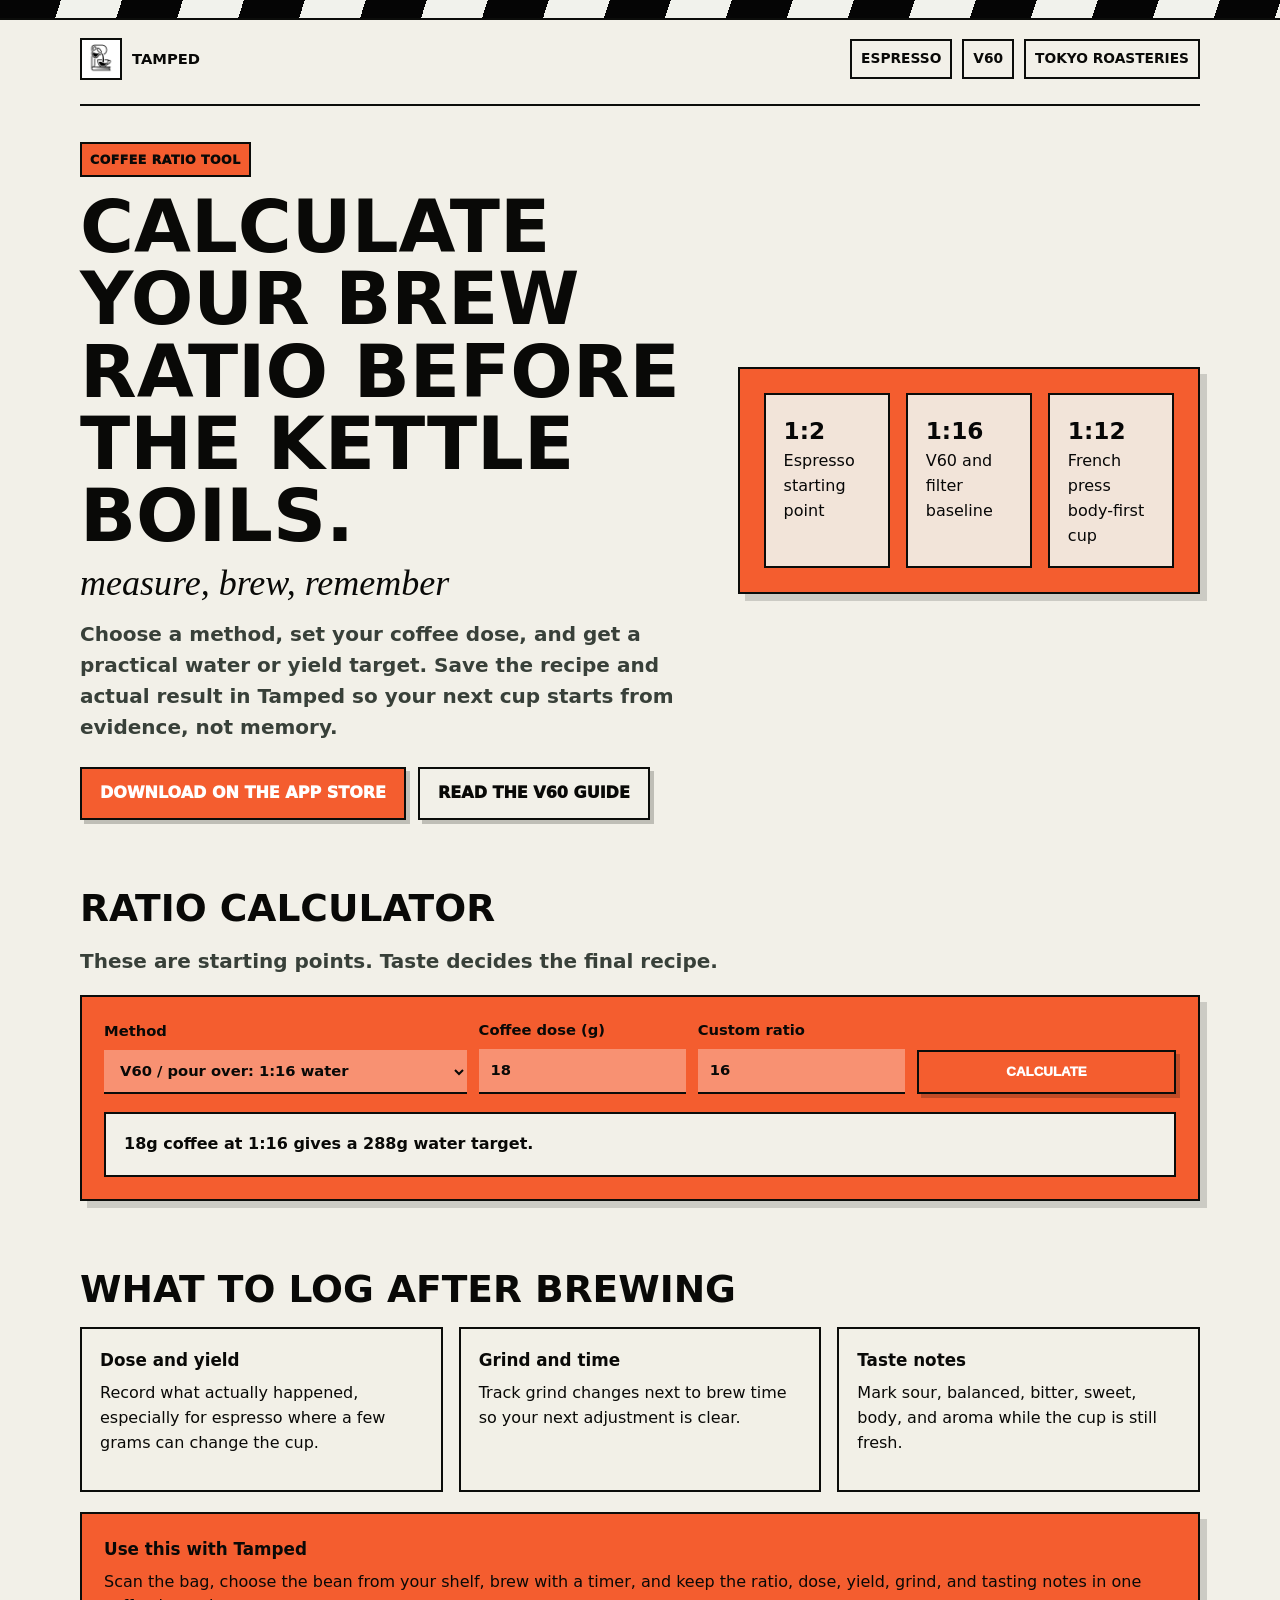
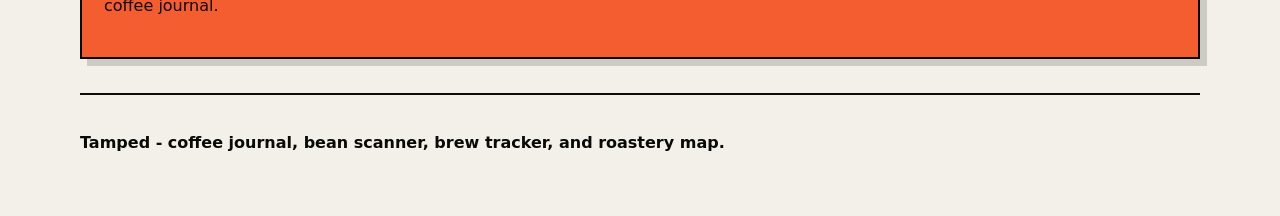
<file: coffee-ratio-calculator/index.html>
<!DOCTYPE html>
<html lang="en">
<head>
  <meta charset="UTF-8">
  <meta name="viewport" content="width=device-width, initial-scale=1.0">
  <meta name="description" content="A simple coffee ratio calculator for espresso, V60, AeroPress, French press, cold brew, and batch brew. Track your best recipes in Tamped.">
  <link rel="stylesheet" href="/marketing.css?v=20260704-calculator">
  <link rel="icon" type="image/png" href="/brand/tamped-logo-256.png">
  <title>Coffee Ratio Calculator | Tamped</title>
</head>
<body>
  <header>
    <div class="topbar">
      <a class="brand" href="/"><img src="/brand/tamped-logo-256.png" alt="Tamped logo">Tamped</a>
      <nav class="nav" aria-label="Marketing pages">
        <a href="/brew-guides/espresso-dial-in/">Espresso</a>
        <a href="/brew-guides/v60-pour-over/">V60</a>
        <a href="/cities/tokyo/">Tokyo roasteries</a>
      </nav>
    </div>
  </header>

  <main>
    <section class="hero">
      <div>
        <div class="eyebrow">Coffee ratio tool</div>
        <h1>Calculate your brew ratio before the kettle boils.<span class="accent-script">measure, brew, remember</span></h1>
        <p class="lede">Choose a method, set your coffee dose, and get a practical water or yield target. Save the recipe and actual result in Tamped so your next cup starts from evidence, not memory.</p>
        <div class="cta-row">
          <a class="button" href="https://apps.apple.com/us/app/tamped-your-coffee-os/id6761858870?pt=126909987&ct=seo_ratio_calculator&mt=8">Download on the App Store</a>
          <a class="button secondary" href="/brew-guides/v60-pour-over/">Read the V60 guide</a>
        </div>
      </div>
      <aside class="hero-card">
        <div class="stat-grid">
          <div class="stat"><strong>1:2</strong>Espresso starting point</div>
          <div class="stat"><strong>1:16</strong>V60 and filter baseline</div>
          <div class="stat"><strong>1:12</strong>French press body-first cup</div>
        </div>
      </aside>
    </section>

    <section class="section">
      <h2>Ratio calculator</h2>
      <p class="lede">These are starting points. Taste decides the final recipe.</p>
      <div class="tool">
        <div class="form-grid">
          <label>Method
            <select id="method">
              <option value="2">Espresso: 1:2 yield</option>
              <option value="15">AeroPress: 1:15 water</option>
              <option value="16" selected>V60 / pour over: 1:16 water</option>
              <option value="12">French press: 1:12 water</option>
              <option value="8">Cold brew concentrate: 1:8 water</option>
              <option value="17">Batch brew: 1:17 water</option>
            </select>
          </label>
          <label>Coffee dose (g)
            <input id="dose" type="number" min="1" step="0.1" value="18">
          </label>
          <label>Custom ratio
            <input id="ratio" type="number" min="1" step="0.1" value="16">
          </label>
          <button class="button" id="calc" type="button" onclick="calculateRatio()">Calculate</button>
        </div>
        <div class="result" id="result" role="status" aria-live="polite">18g coffee at 1:16 gives a 288g water target.</div>
      </div>
    </section>

    <section class="section">
      <h2>What to log after brewing</h2>
      <div class="feature-grid">
        <div class="feature"><h3>Dose and yield</h3><p>Record what actually happened, especially for espresso where a few grams can change the cup.</p></div>
        <div class="feature"><h3>Grind and time</h3><p>Track grind changes next to brew time so your next adjustment is clear.</p></div>
        <div class="feature"><h3>Taste notes</h3><p>Mark sour, balanced, bitter, sweet, body, and aroma while the cup is still fresh.</p></div>
      </div>
      <div class="callout">
        <h3>Use this with Tamped</h3>
        <p>Scan the bag, choose the bean from your shelf, brew with a timer, and keep the ratio, dose, yield, grind, and tasting notes in one coffee journal.</p>
      </div>
    </section>
  </main>

  <footer>
    <p>Tamped - coffee journal, bean scanner, brew tracker, and roastery map.</p>
  </footer>

  <script>
    function calculateRatio() {
      const method = document.getElementById('method');
      const dose = document.getElementById('dose');
      const ratio = document.getElementById('ratio');
      const result = document.getElementById('result');
      if (!method || !dose || !ratio || !result) return;

      const doseValue = Number.parseFloat(dose.value);
      const ratioValue = Number.parseFloat(ratio.value);
      const label = method.options[method.selectedIndex].text.split(':')[0];

      if (!Number.isFinite(doseValue) || !Number.isFinite(ratioValue) || doseValue <= 0 || ratioValue <= 0) {
        result.textContent = 'Enter a dose and ratio greater than zero to calculate a target.';
        result.classList.remove('is-updated');
        void result.offsetWidth;
        result.classList.add('is-updated');
        return;
      }

      const target = Math.round(doseValue * ratioValue);
      const targetWord = label === 'Espresso' ? 'yield' : 'water';
      result.textContent = `${formatNumber(doseValue)}g coffee at 1:${formatNumber(ratioValue)} gives a ${target}g ${targetWord} target.`;
      result.classList.remove('is-updated');
      void result.offsetWidth;
      result.classList.add('is-updated');
    }

    document.addEventListener('DOMContentLoaded', () => {
      const method = document.getElementById('method');
      const dose = document.getElementById('dose');
      const ratio = document.getElementById('ratio');
      const calc = document.getElementById('calc');

      method?.addEventListener('change', () => {
        ratio.value = method.value;
        calculateRatio();
      });
      calc?.addEventListener('click', calculateRatio);
      dose?.addEventListener('input', calculateRatio);
      ratio?.addEventListener('input', calculateRatio);
    });

    function formatNumber(value) {
      return Number.isInteger(value) ? String(value) : value.toFixed(1).replace(/\.0$/, '');
    }
  </script>
</body>
</html>
</file>
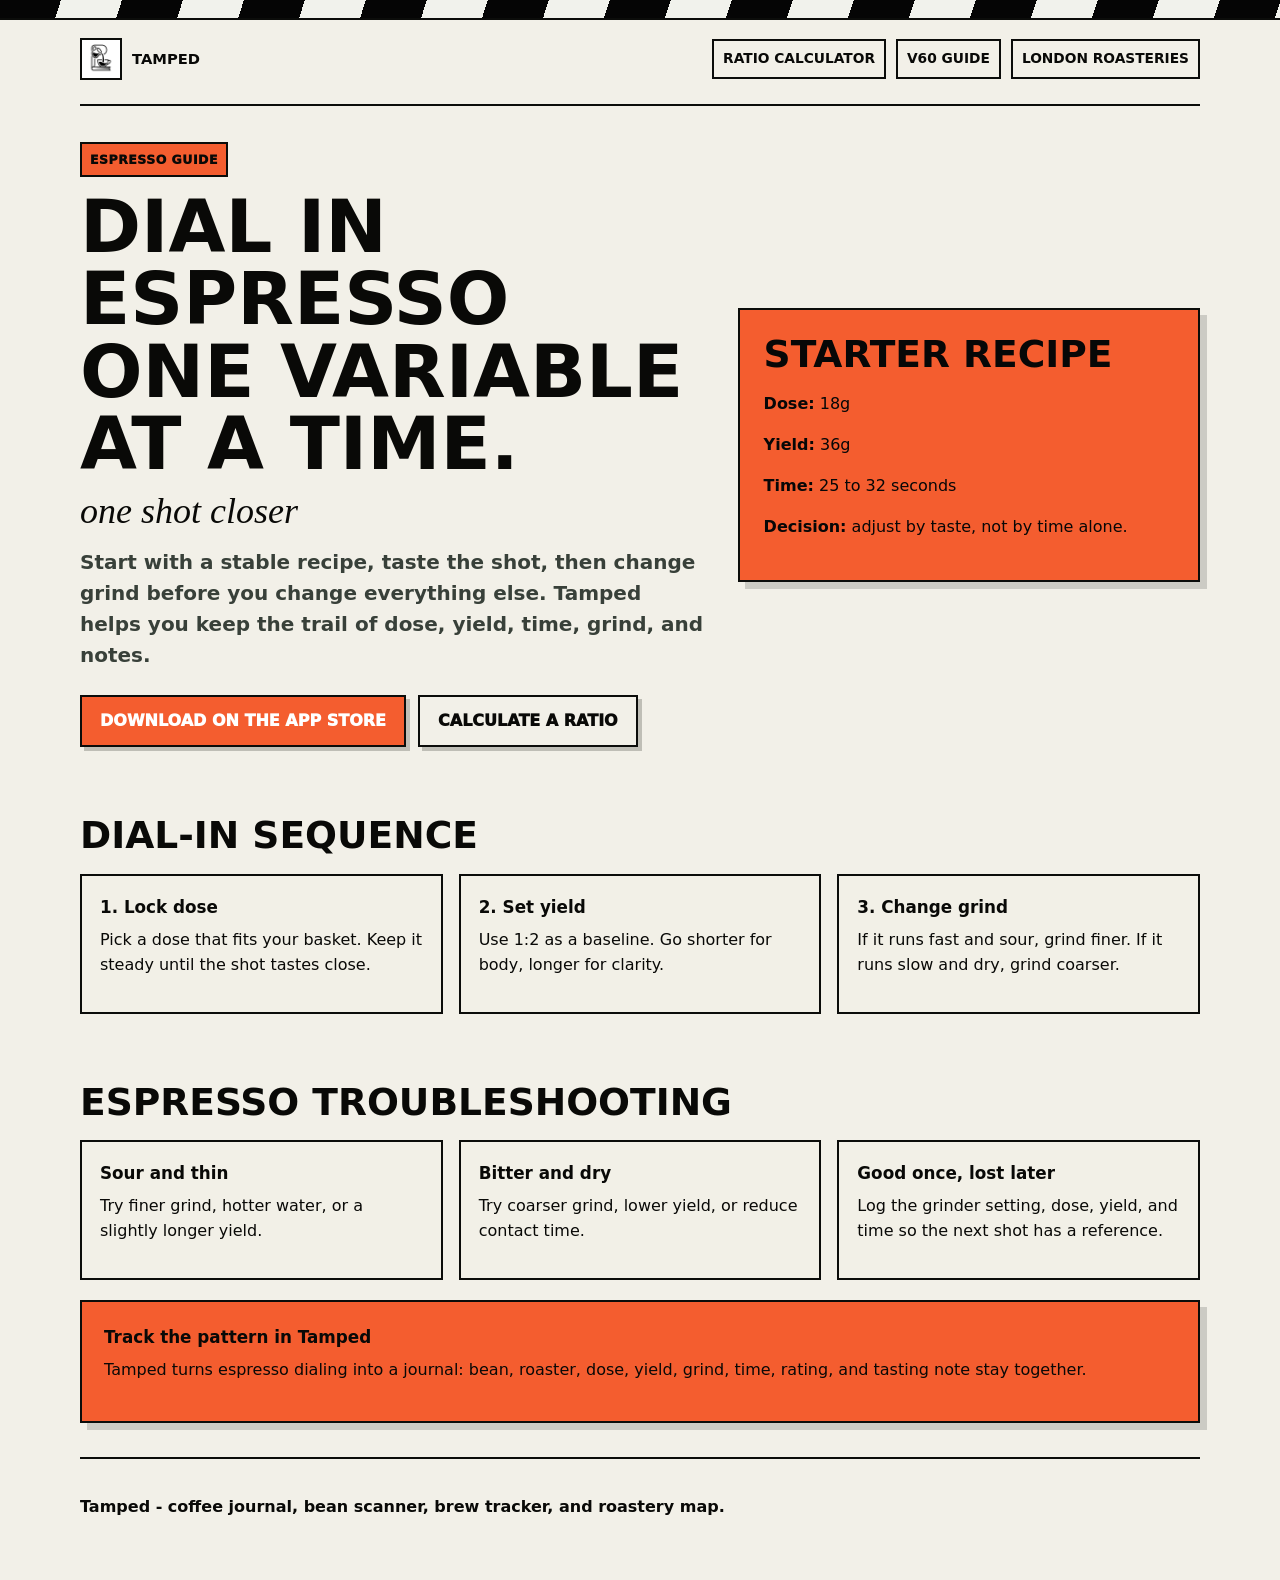
<file: brew-guides/espresso-dial-in/index.html>
<!DOCTYPE html>
<html lang="en">
<head>
  <meta charset="UTF-8">
  <meta name="viewport" content="width=device-width, initial-scale=1.0">
  <meta name="description" content="A practical espresso dial-in guide for home baristas. Track dose, yield, grind, time, and taste with Tamped.">
  <link rel="stylesheet" href="/marketing.css?v=20260704-calculator">
  <link rel="icon" type="image/png" href="/brand/tamped-logo-256.png">
  <title>Espresso Dial-In Guide | Tamped</title>
</head>
<body>
  <header>
    <div class="topbar">
      <a class="brand" href="/"><img src="/brand/tamped-logo-256.png" alt="Tamped logo">Tamped</a>
      <nav class="nav" aria-label="Marketing pages">
        <a href="/coffee-ratio-calculator/">Ratio calculator</a>
        <a href="/brew-guides/v60-pour-over/">V60 guide</a>
        <a href="/cities/london/">London roasteries</a>
      </nav>
    </div>
  </header>

  <main>
    <section class="hero">
      <div>
        <div class="eyebrow">Espresso guide</div>
        <h1>Dial in espresso one variable at a time.<span class="accent-script">one shot closer</span></h1>
        <p class="lede">Start with a stable recipe, taste the shot, then change grind before you change everything else. Tamped helps you keep the trail of dose, yield, time, grind, and notes.</p>
        <div class="cta-row">
          <a class="button" href="https://apps.apple.com/us/app/tamped-your-coffee-os/id6761858870?pt=126909987&ct=seo_espresso_dial_in&mt=8">Download on the App Store</a>
          <a class="button secondary" href="/coffee-ratio-calculator/">Calculate a ratio</a>
        </div>
      </div>
      <aside class="hero-card">
        <h2>Starter recipe</h2>
        <p><strong>Dose:</strong> 18g</p>
        <p><strong>Yield:</strong> 36g</p>
        <p><strong>Time:</strong> 25 to 32 seconds</p>
        <p><strong>Decision:</strong> adjust by taste, not by time alone.</p>
      </aside>
    </section>

    <section class="section">
      <h2>Dial-in sequence</h2>
      <div class="step-grid">
        <div class="step"><h3>1. Lock dose</h3><p>Pick a dose that fits your basket. Keep it steady until the shot tastes close.</p></div>
        <div class="step"><h3>2. Set yield</h3><p>Use 1:2 as a baseline. Go shorter for body, longer for clarity.</p></div>
        <div class="step"><h3>3. Change grind</h3><p>If it runs fast and sour, grind finer. If it runs slow and dry, grind coarser.</p></div>
      </div>
    </section>

    <section class="section">
      <h2>Espresso troubleshooting</h2>
      <div class="feature-grid">
        <div class="feature"><h3>Sour and thin</h3><p>Try finer grind, hotter water, or a slightly longer yield.</p></div>
        <div class="feature"><h3>Bitter and dry</h3><p>Try coarser grind, lower yield, or reduce contact time.</p></div>
        <div class="feature"><h3>Good once, lost later</h3><p>Log the grinder setting, dose, yield, and time so the next shot has a reference.</p></div>
      </div>
      <div class="callout">
        <h3>Track the pattern in Tamped</h3>
        <p>Tamped turns espresso dialing into a journal: bean, roaster, dose, yield, grind, time, rating, and tasting note stay together.</p>
      </div>
    </section>
  </main>

  <footer>
    <p>Tamped - coffee journal, bean scanner, brew tracker, and roastery map.</p>
  </footer>
</body>
</html>
</file>
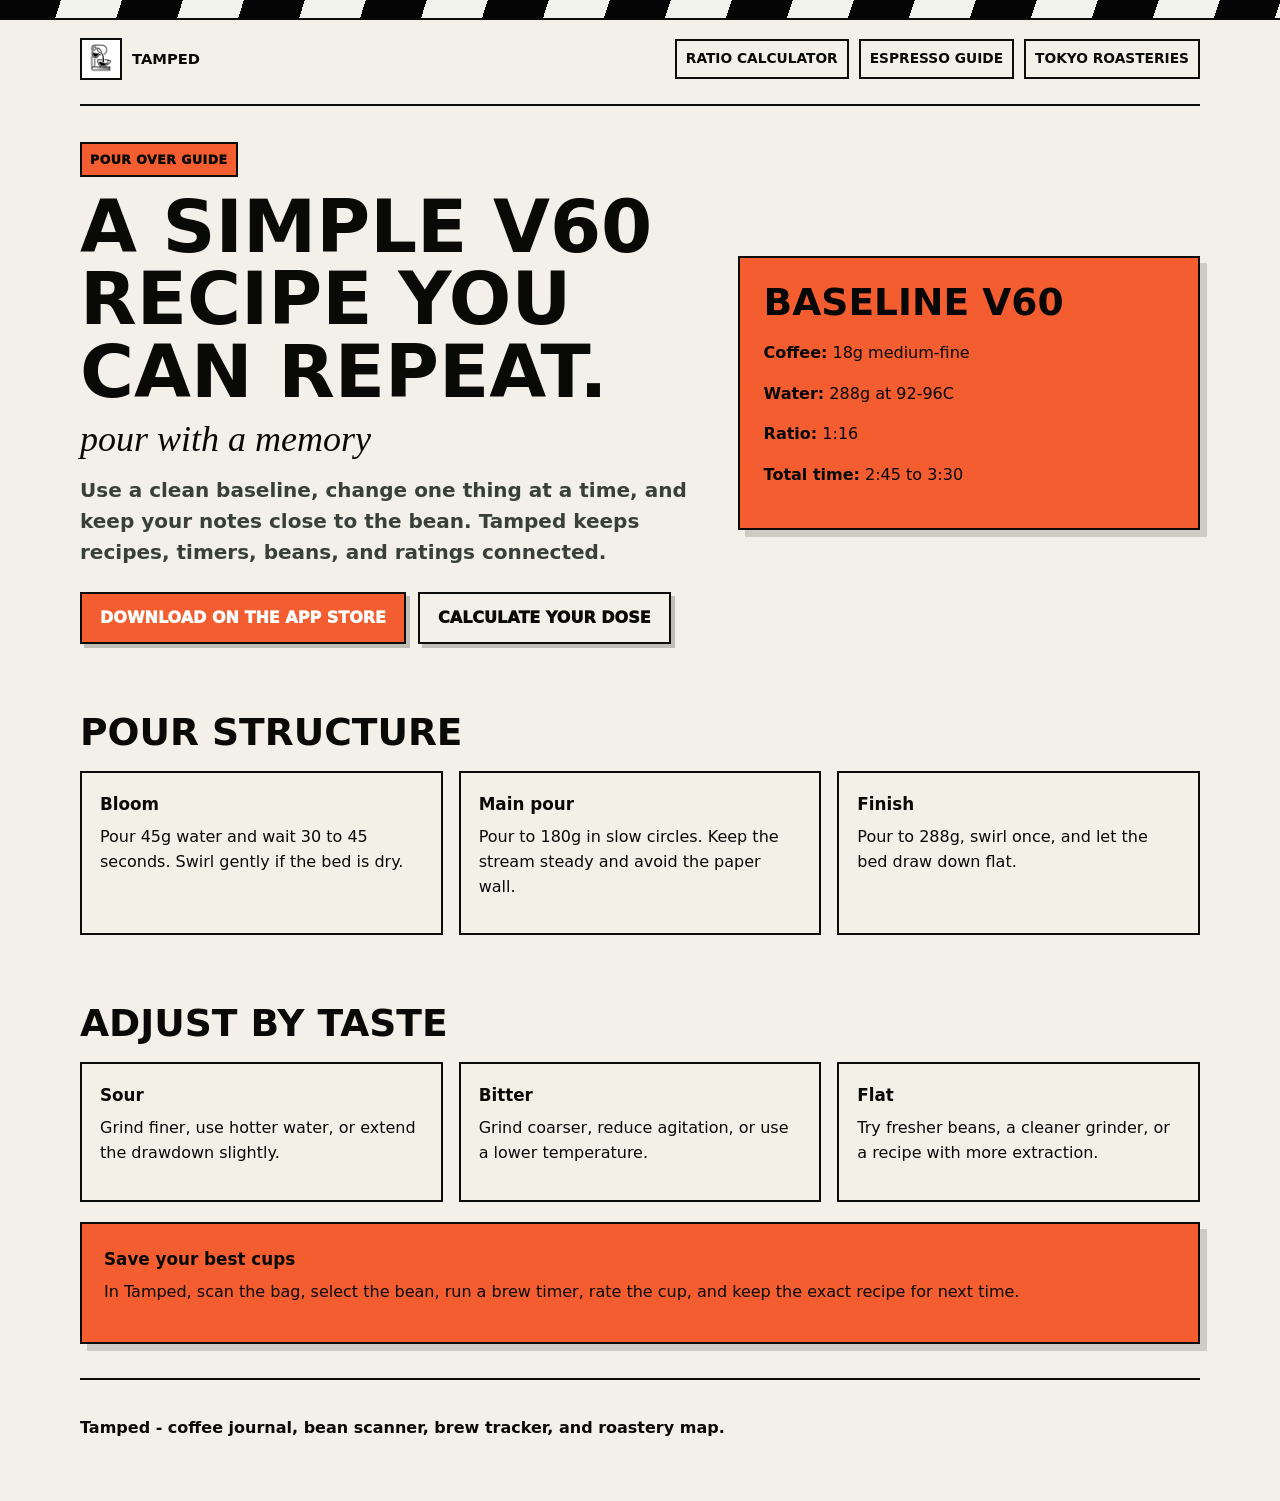
<file: brew-guides/v60-pour-over/index.html>
<!DOCTYPE html>
<html lang="en">
<head>
  <meta charset="UTF-8">
  <meta name="viewport" content="width=device-width, initial-scale=1.0">
  <meta name="description" content="A V60 pour over recipe and adjustment guide for home baristas. Save recipes and brew notes in Tamped.">
  <link rel="stylesheet" href="/marketing.css?v=20260704-calculator">
  <link rel="icon" type="image/png" href="/brand/tamped-logo-256.png">
  <title>V60 Pour Over Guide | Tamped</title>
</head>
<body>
  <header>
    <div class="topbar">
      <a class="brand" href="/"><img src="/brand/tamped-logo-256.png" alt="Tamped logo">Tamped</a>
      <nav class="nav" aria-label="Marketing pages">
        <a href="/coffee-ratio-calculator/">Ratio calculator</a>
        <a href="/brew-guides/espresso-dial-in/">Espresso guide</a>
        <a href="/cities/tokyo/">Tokyo roasteries</a>
      </nav>
    </div>
  </header>

  <main>
    <section class="hero">
      <div>
        <div class="eyebrow">Pour over guide</div>
        <h1>A simple V60 recipe you can repeat.<span class="accent-script">pour with a memory</span></h1>
        <p class="lede">Use a clean baseline, change one thing at a time, and keep your notes close to the bean. Tamped keeps recipes, timers, beans, and ratings connected.</p>
        <div class="cta-row">
          <a class="button" href="https://apps.apple.com/us/app/tamped-your-coffee-os/id6761858870?pt=126909987&ct=seo_v60_guide&mt=8">Download on the App Store</a>
          <a class="button secondary" href="/coffee-ratio-calculator/">Calculate your dose</a>
        </div>
      </div>
      <aside class="hero-card">
        <h2>Baseline V60</h2>
        <p><strong>Coffee:</strong> 18g medium-fine</p>
        <p><strong>Water:</strong> 288g at 92-96C</p>
        <p><strong>Ratio:</strong> 1:16</p>
        <p><strong>Total time:</strong> 2:45 to 3:30</p>
      </aside>
    </section>

    <section class="section">
      <h2>Pour structure</h2>
      <div class="step-grid">
        <div class="step"><h3>Bloom</h3><p>Pour 45g water and wait 30 to 45 seconds. Swirl gently if the bed is dry.</p></div>
        <div class="step"><h3>Main pour</h3><p>Pour to 180g in slow circles. Keep the stream steady and avoid the paper wall.</p></div>
        <div class="step"><h3>Finish</h3><p>Pour to 288g, swirl once, and let the bed draw down flat.</p></div>
      </div>
    </section>

    <section class="section">
      <h2>Adjust by taste</h2>
      <div class="feature-grid">
        <div class="feature"><h3>Sour</h3><p>Grind finer, use hotter water, or extend the drawdown slightly.</p></div>
        <div class="feature"><h3>Bitter</h3><p>Grind coarser, reduce agitation, or use a lower temperature.</p></div>
        <div class="feature"><h3>Flat</h3><p>Try fresher beans, a cleaner grinder, or a recipe with more extraction.</p></div>
      </div>
      <div class="callout">
        <h3>Save your best cups</h3>
        <p>In Tamped, scan the bag, select the bean, run a brew timer, rate the cup, and keep the exact recipe for next time.</p>
      </div>
    </section>
  </main>

  <footer>
    <p>Tamped - coffee journal, bean scanner, brew tracker, and roastery map.</p>
  </footer>
</body>
</html>
</file>
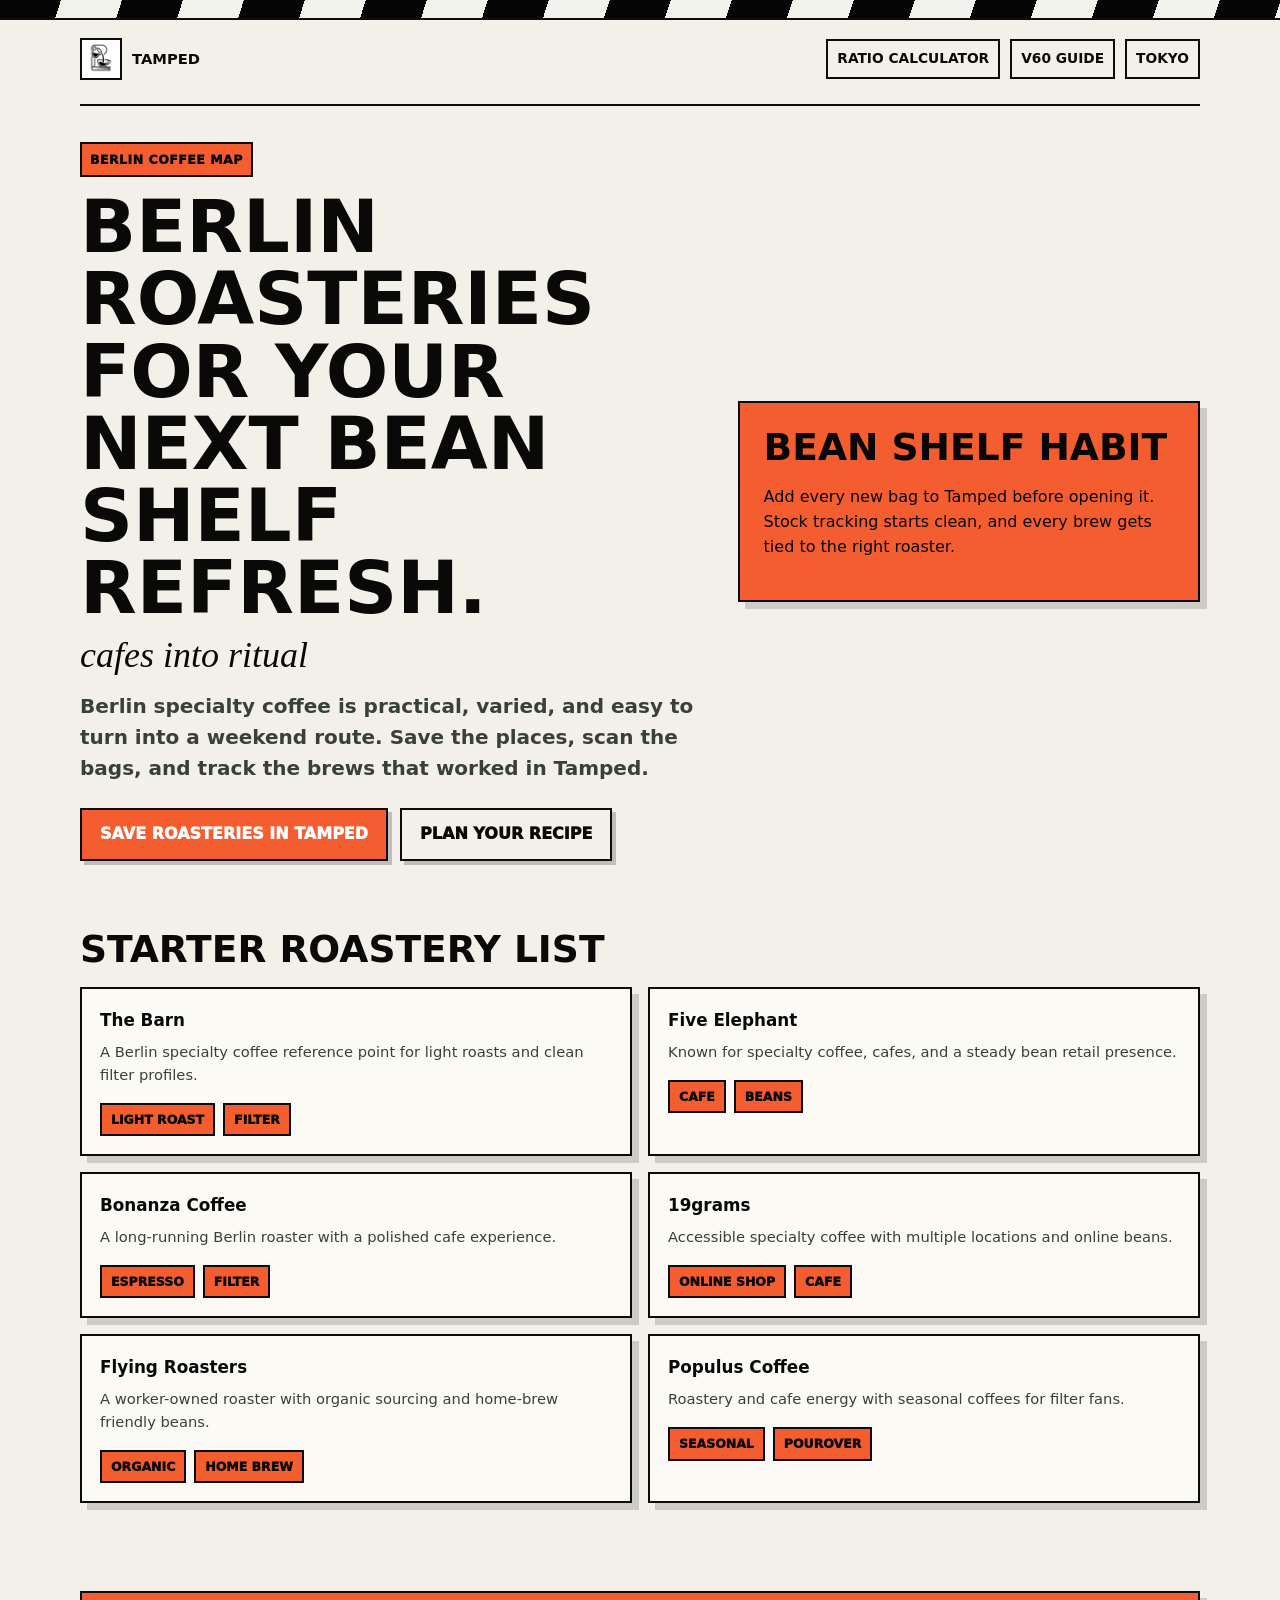
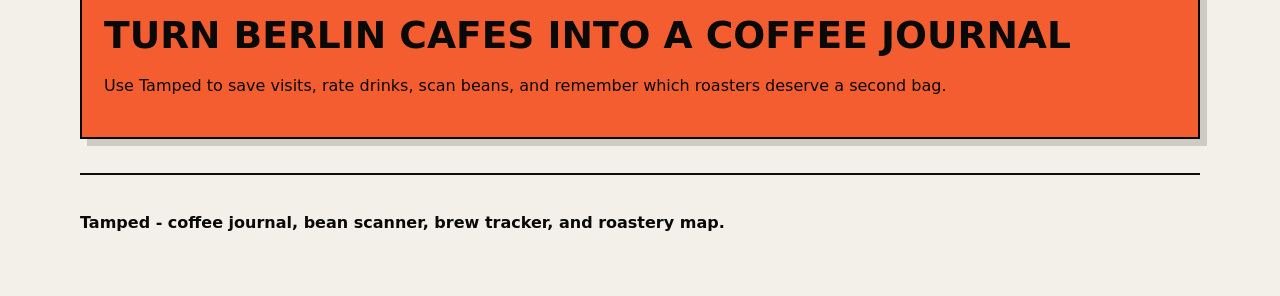
<file: cities/berlin-specialty-coffee-roasteries/index.html>
<!DOCTYPE html>
<html lang="en">
<head>
  <meta charset="UTF-8">
  <meta name="viewport" content="width=device-width, initial-scale=1.0">
  <meta name="robots" content="noindex">
  <link rel="canonical" href="https://tamped.coffee/cities/berlin/">
  <meta http-equiv="refresh" content="0; url=/cities/berlin/">
  <title>Berlin coffee guide moved | Tamped</title>
</head>
<body>
  <p>This page moved to <a href="/cities/berlin/">/cities/berlin/</a>.</p>
</body>
</html>
</file>
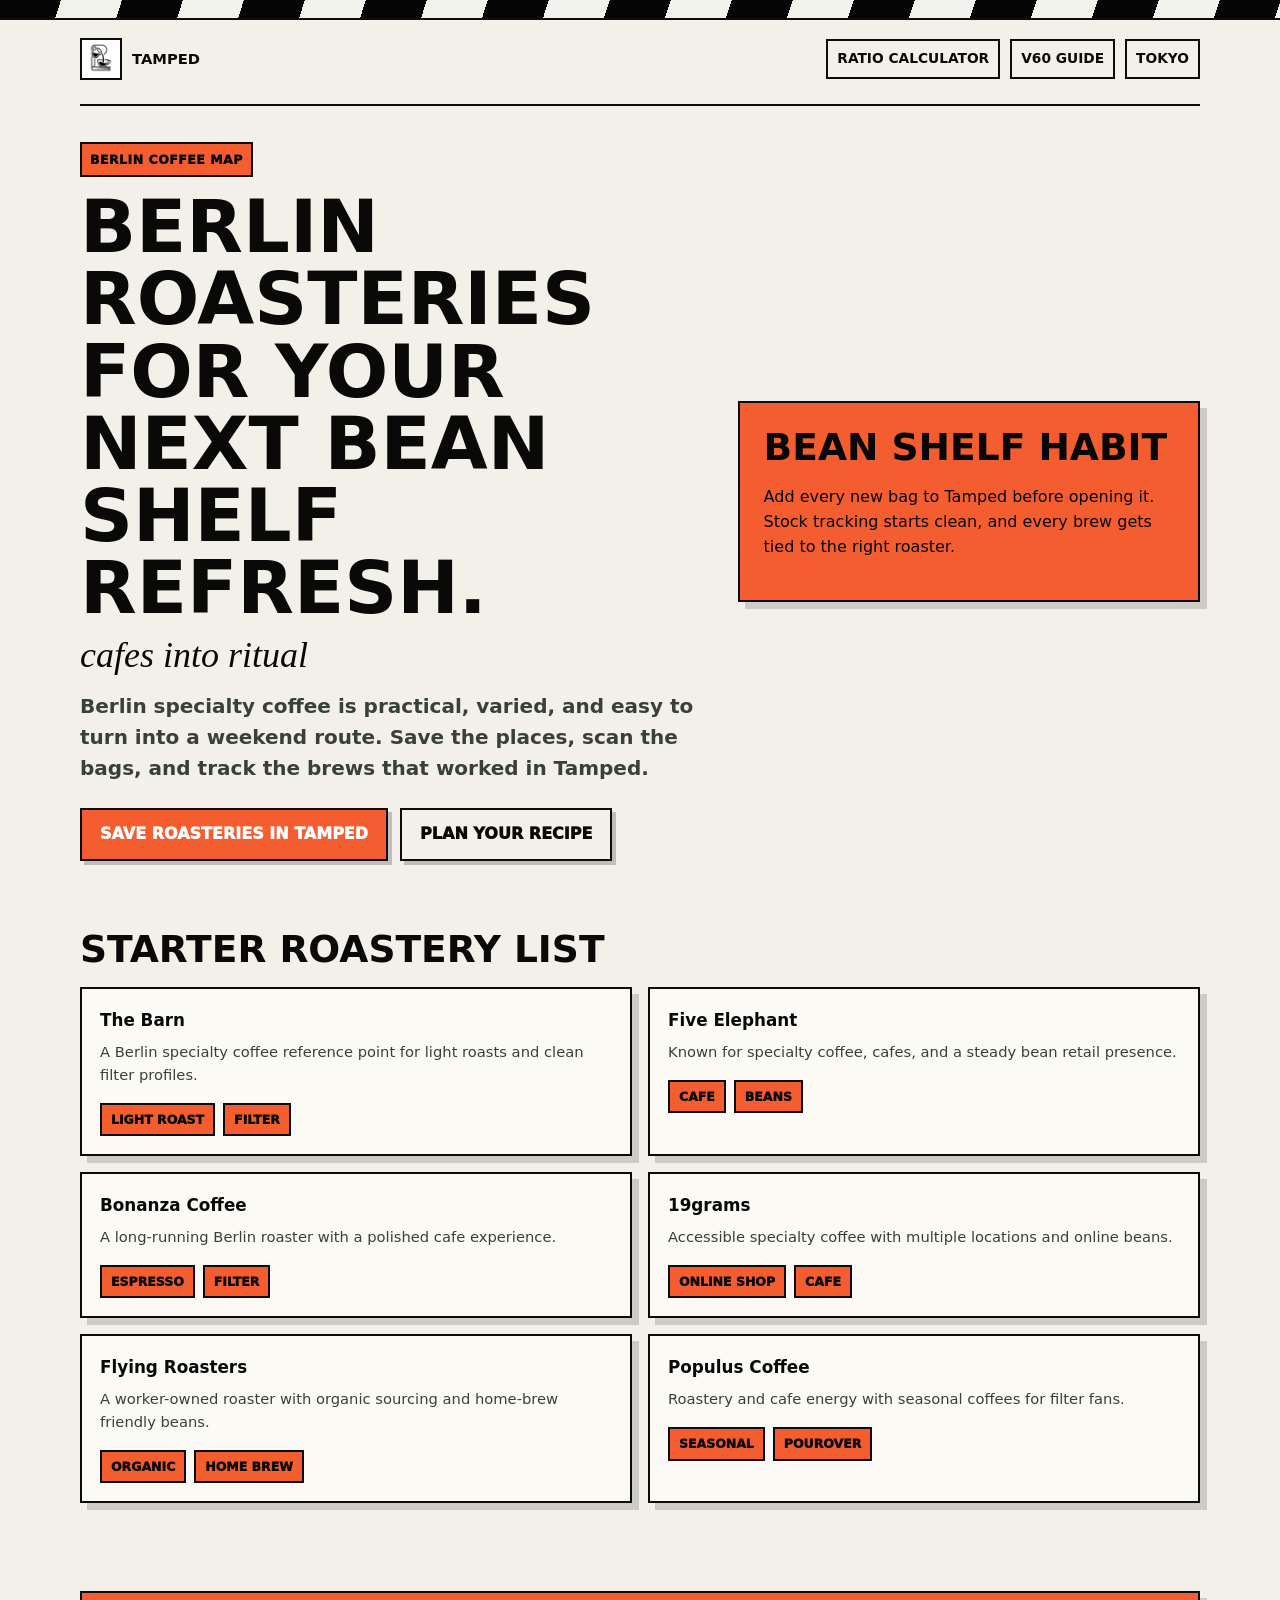
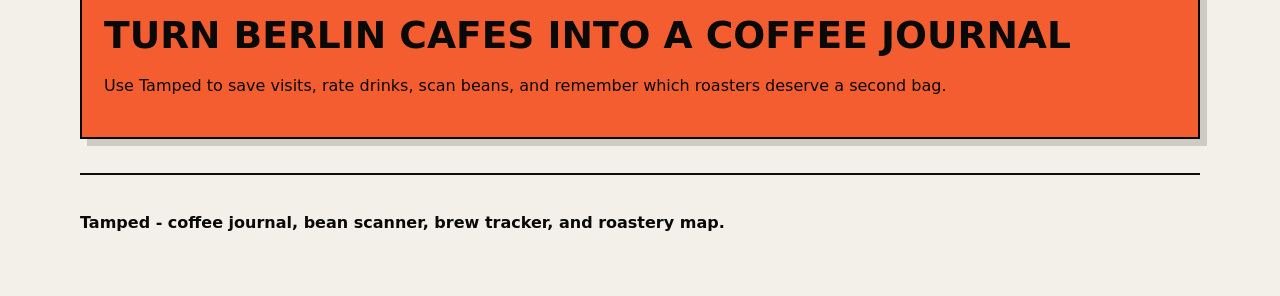
<file: cities/berlin/index.html>
<!DOCTYPE html>
<html lang="en">
<head>
  <meta charset="UTF-8">
  <meta name="viewport" content="width=device-width, initial-scale=1.0">
  <meta name="description" content="A Berlin specialty coffee roastery list for cafe visits and home-brew bean tracking. Save your coffee map in Tamped.">
  <link rel="stylesheet" href="/marketing.css?v=20260704-calculator">
  <link rel="icon" type="image/png" href="/brand/tamped-logo-256.png">
  <title>Berlin Specialty Coffee Roasteries | Tamped</title>
</head>
<body>
  <header>
    <div class="topbar">
      <a class="brand" href="/"><img src="/brand/tamped-logo-256.png" alt="Tamped logo">Tamped</a>
      <nav class="nav" aria-label="Marketing pages">
        <a href="/coffee-ratio-calculator/">Ratio calculator</a>
        <a href="/brew-guides/v60-pour-over/">V60 guide</a>
        <a href="/cities/tokyo/">Tokyo</a>
      </nav>
    </div>
  </header>

  <main>
    <section class="hero">
      <div>
        <div class="eyebrow">Berlin coffee map</div>
        <h1>Berlin roasteries for your next bean shelf refresh.<span class="accent-script">cafes into ritual</span></h1>
        <p class="lede">Berlin specialty coffee is practical, varied, and easy to turn into a weekend route. Save the places, scan the bags, and track the brews that worked in Tamped.</p>
        <div class="cta-row">
          <a class="button" href="https://apps.apple.com/us/app/tamped-your-coffee-os/id6761858870?pt=126909987&ct=seo_berlin_roasteries&mt=8">Save roasteries in Tamped</a>
          <a class="button secondary" href="/coffee-ratio-calculator/">Plan your recipe</a>
        </div>
      </div>
      <aside class="hero-card">
        <h2>Bean shelf habit</h2>
        <p>Add every new bag to Tamped before opening it. Stock tracking starts clean, and every brew gets tied to the right roaster.</p>
      </aside>
    </section>

    <section class="section">
      <h2>Starter roastery list</h2>
      <div class="roastery-list">
        <article><h3>The Barn</h3><p class="meta">A Berlin specialty coffee reference point for light roasts and clean filter profiles.</p><div class="tag-row"><span class="tag">light roast</span><span class="tag">filter</span></div></article>
        <article><h3>Five Elephant</h3><p class="meta">Known for specialty coffee, cafes, and a steady bean retail presence.</p><div class="tag-row"><span class="tag">cafe</span><span class="tag">beans</span></div></article>
        <article><h3>Bonanza Coffee</h3><p class="meta">A long-running Berlin roaster with a polished cafe experience.</p><div class="tag-row"><span class="tag">espresso</span><span class="tag">filter</span></div></article>
        <article><h3>19grams</h3><p class="meta">Accessible specialty coffee with multiple locations and online beans.</p><div class="tag-row"><span class="tag">online shop</span><span class="tag">cafe</span></div></article>
        <article><h3>Flying Roasters</h3><p class="meta">A worker-owned roaster with organic sourcing and home-brew friendly beans.</p><div class="tag-row"><span class="tag">organic</span><span class="tag">home brew</span></div></article>
        <article><h3>Populus Coffee</h3><p class="meta">Roastery and cafe energy with seasonal coffees for filter fans.</p><div class="tag-row"><span class="tag">seasonal</span><span class="tag">pourover</span></div></article>
      </div>
    </section>

    <section class="section">
      <div class="callout">
        <h2>Turn Berlin cafes into a coffee journal</h2>
        <p>Use Tamped to save visits, rate drinks, scan beans, and remember which roasters deserve a second bag.</p>
      </div>
    </section>
  </main>

  <footer>
    <p>Tamped - coffee journal, bean scanner, brew tracker, and roastery map.</p>
  </footer>
</body>
</html>
</file>
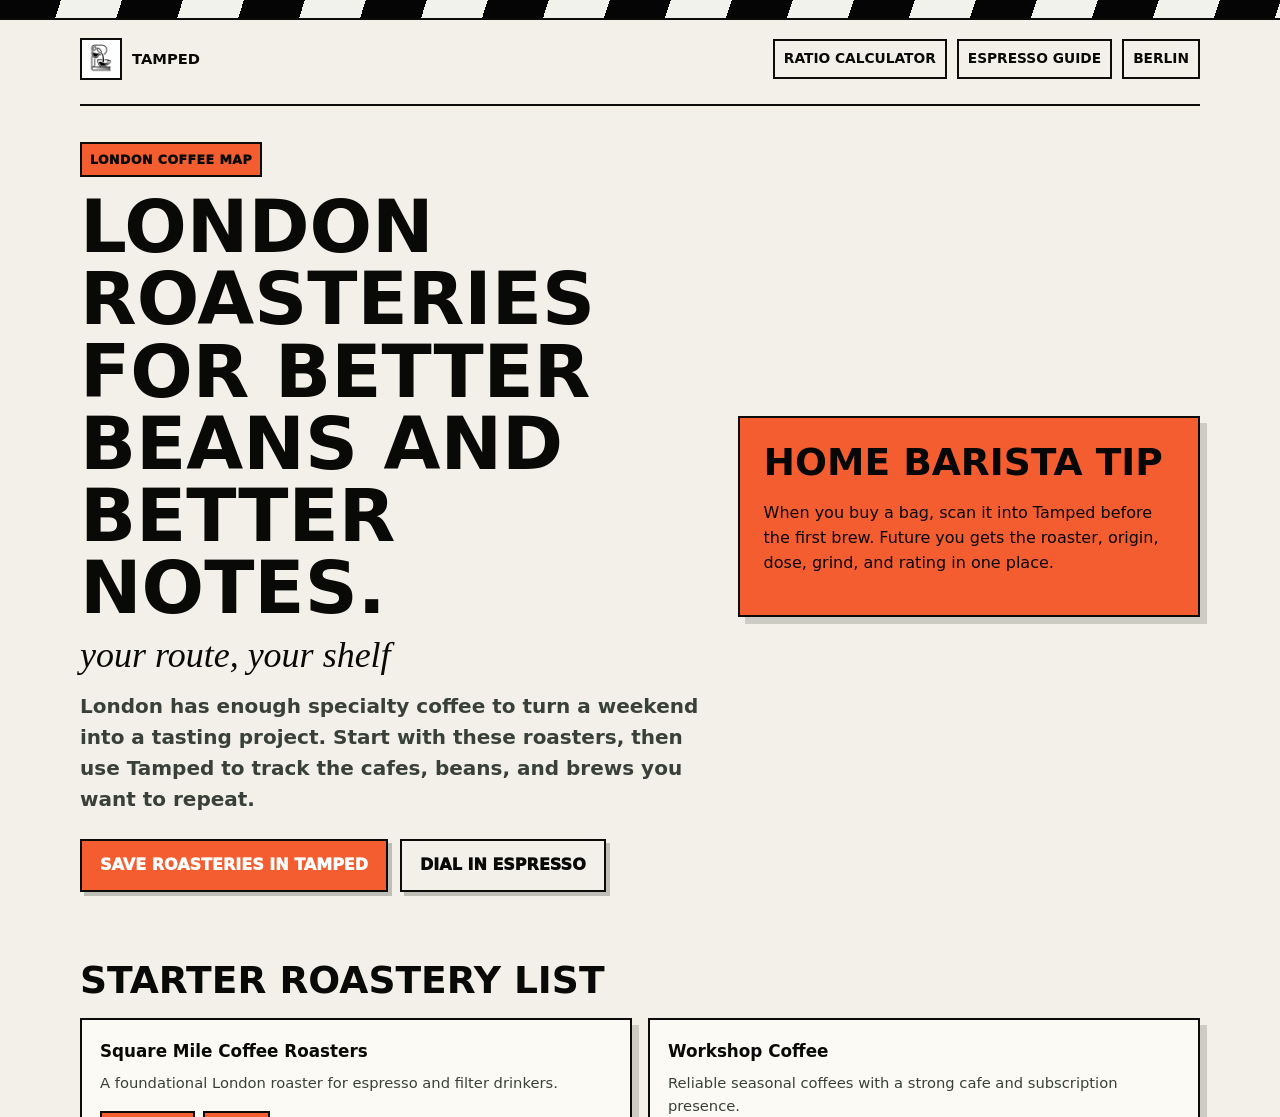
<file: cities/london-specialty-coffee-roasteries/index.html>
<!DOCTYPE html>
<html lang="en">
<head>
  <meta charset="UTF-8">
  <meta name="viewport" content="width=device-width, initial-scale=1.0">
  <meta name="robots" content="noindex">
  <link rel="canonical" href="https://tamped.coffee/cities/london/">
  <meta http-equiv="refresh" content="0; url=/cities/london/">
  <title>London coffee guide moved | Tamped</title>
</head>
<body>
  <p>This page moved to <a href="/cities/london/">/cities/london/</a>.</p>
</body>
</html>
</file>
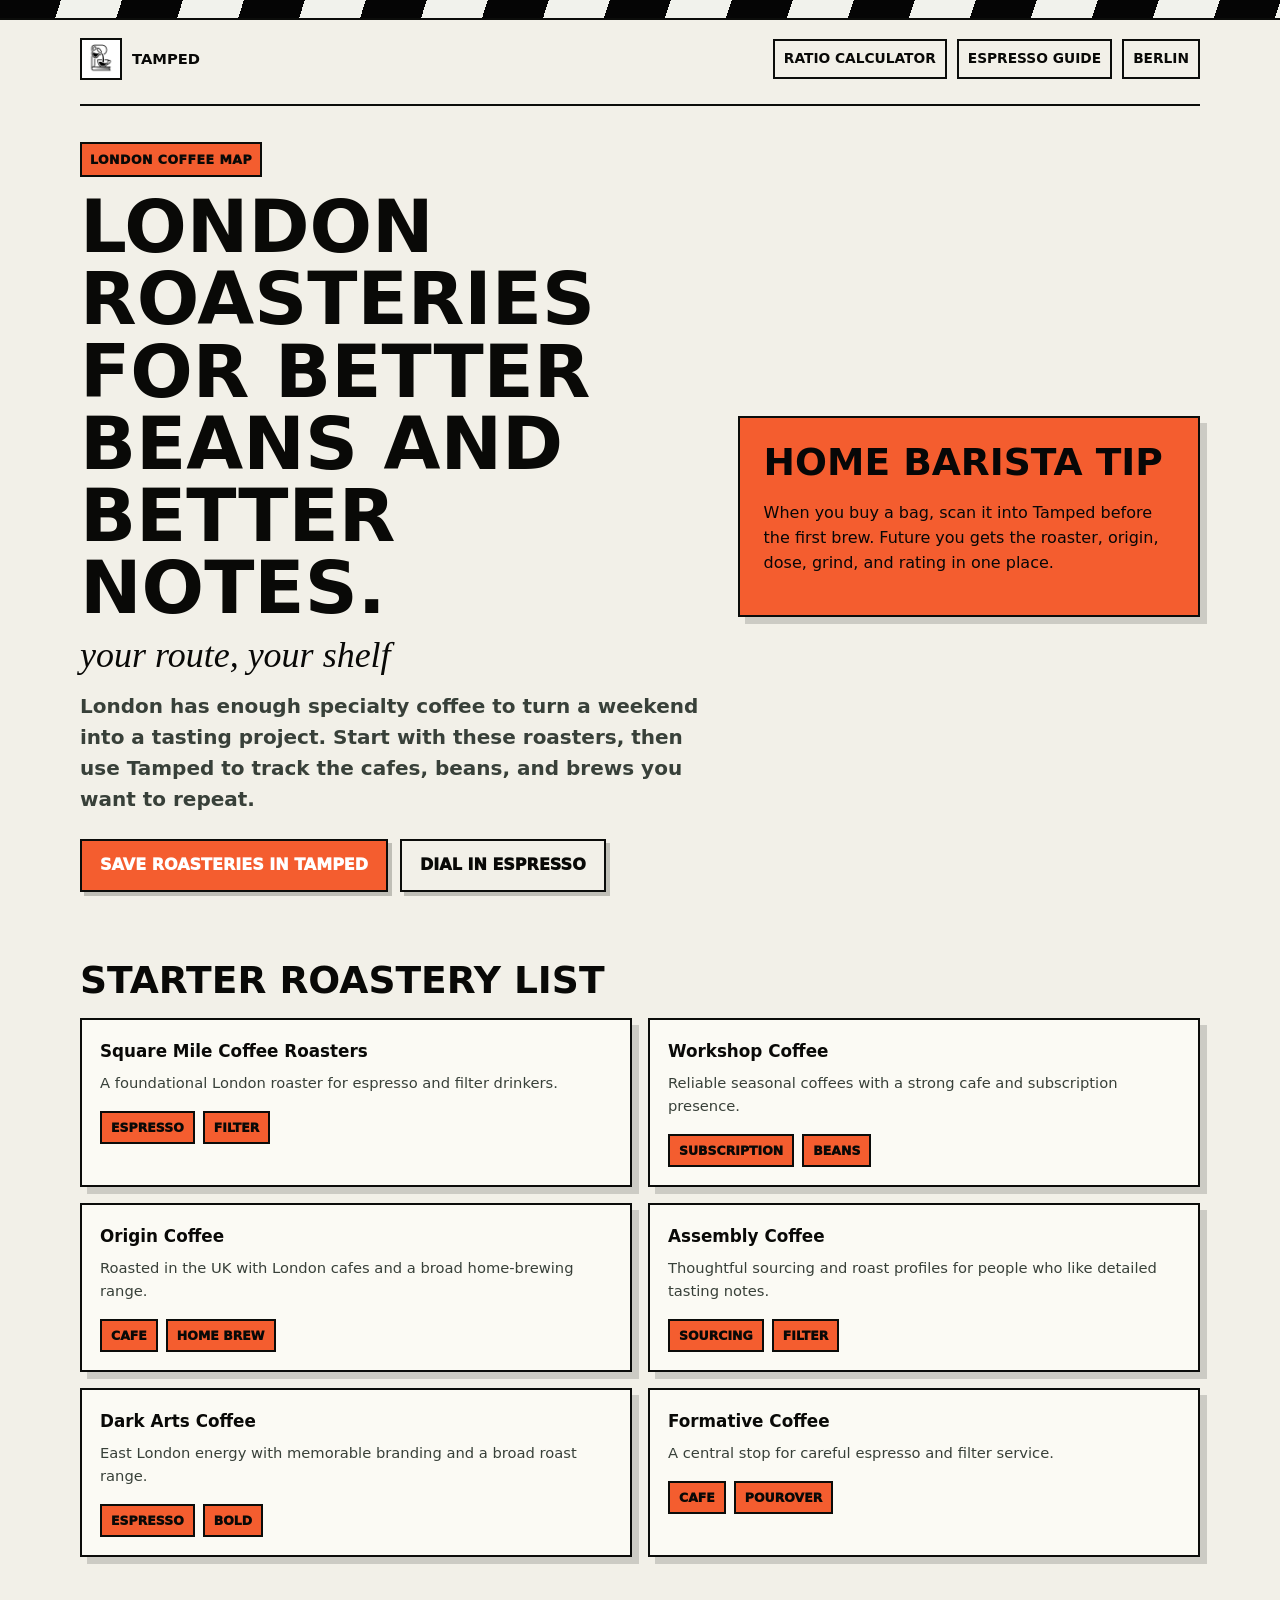
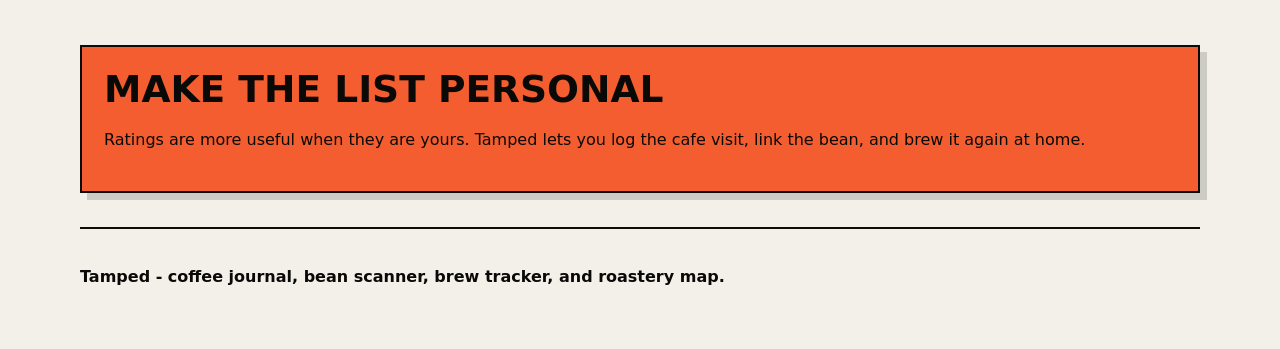
<file: cities/london/index.html>
<!DOCTYPE html>
<html lang="en">
<head>
  <meta charset="UTF-8">
  <meta name="viewport" content="width=device-width, initial-scale=1.0">
  <meta name="description" content="A London specialty coffee roastery list for cafe visits, bean buying, and home brewing. Save your coffee map in Tamped.">
  <link rel="stylesheet" href="/marketing.css?v=20260704-calculator">
  <link rel="icon" type="image/png" href="/brand/tamped-logo-256.png">
  <title>London Specialty Coffee Roasteries | Tamped</title>
</head>
<body>
  <header>
    <div class="topbar">
      <a class="brand" href="/"><img src="/brand/tamped-logo-256.png" alt="Tamped logo">Tamped</a>
      <nav class="nav" aria-label="Marketing pages">
        <a href="/coffee-ratio-calculator/">Ratio calculator</a>
        <a href="/brew-guides/espresso-dial-in/">Espresso guide</a>
        <a href="/cities/berlin/">Berlin</a>
      </nav>
    </div>
  </header>

  <main>
    <section class="hero">
      <div>
        <div class="eyebrow">London coffee map</div>
        <h1>London roasteries for better beans and better notes.<span class="accent-script">your route, your shelf</span></h1>
        <p class="lede">London has enough specialty coffee to turn a weekend into a tasting project. Start with these roasters, then use Tamped to track the cafes, beans, and brews you want to repeat.</p>
        <div class="cta-row">
          <a class="button" href="https://apps.apple.com/us/app/tamped-your-coffee-os/id6761858870?pt=126909987&ct=seo_london_roasteries&mt=8">Save roasteries in Tamped</a>
          <a class="button secondary" href="/brew-guides/espresso-dial-in/">Dial in espresso</a>
        </div>
      </div>
      <aside class="hero-card">
        <h2>Home barista tip</h2>
        <p>When you buy a bag, scan it into Tamped before the first brew. Future you gets the roaster, origin, dose, grind, and rating in one place.</p>
      </aside>
    </section>

    <section class="section">
      <h2>Starter roastery list</h2>
      <div class="roastery-list">
        <article><h3>Square Mile Coffee Roasters</h3><p class="meta">A foundational London roaster for espresso and filter drinkers.</p><div class="tag-row"><span class="tag">espresso</span><span class="tag">filter</span></div></article>
        <article><h3>Workshop Coffee</h3><p class="meta">Reliable seasonal coffees with a strong cafe and subscription presence.</p><div class="tag-row"><span class="tag">subscription</span><span class="tag">beans</span></div></article>
        <article><h3>Origin Coffee</h3><p class="meta">Roasted in the UK with London cafes and a broad home-brewing range.</p><div class="tag-row"><span class="tag">cafe</span><span class="tag">home brew</span></div></article>
        <article><h3>Assembly Coffee</h3><p class="meta">Thoughtful sourcing and roast profiles for people who like detailed tasting notes.</p><div class="tag-row"><span class="tag">sourcing</span><span class="tag">filter</span></div></article>
        <article><h3>Dark Arts Coffee</h3><p class="meta">East London energy with memorable branding and a broad roast range.</p><div class="tag-row"><span class="tag">espresso</span><span class="tag">bold</span></div></article>
        <article><h3>Formative Coffee</h3><p class="meta">A central stop for careful espresso and filter service.</p><div class="tag-row"><span class="tag">cafe</span><span class="tag">pourover</span></div></article>
      </div>
    </section>

    <section class="section">
      <div class="callout">
        <h2>Make the list personal</h2>
        <p>Ratings are more useful when they are yours. Tamped lets you log the cafe visit, link the bean, and brew it again at home.</p>
      </div>
    </section>
  </main>

  <footer>
    <p>Tamped - coffee journal, bean scanner, brew tracker, and roastery map.</p>
  </footer>
</body>
</html>
</file>
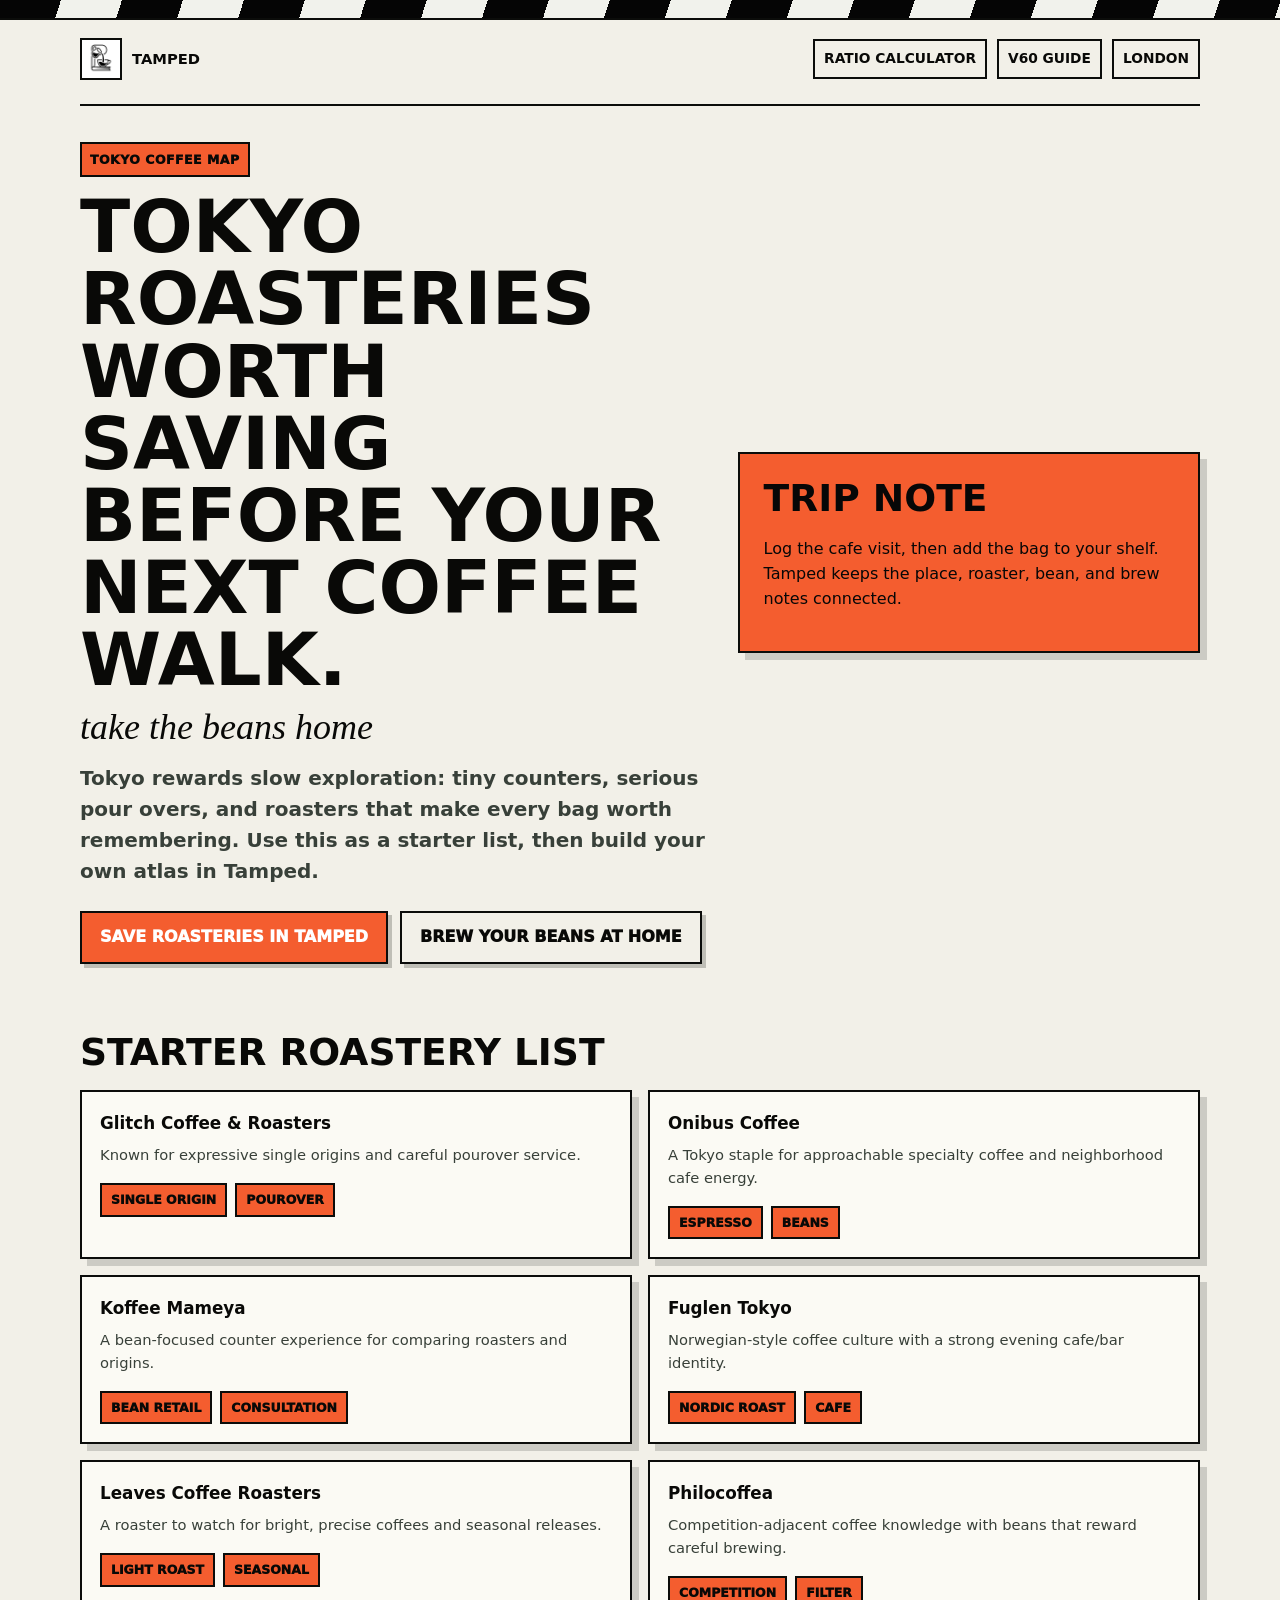
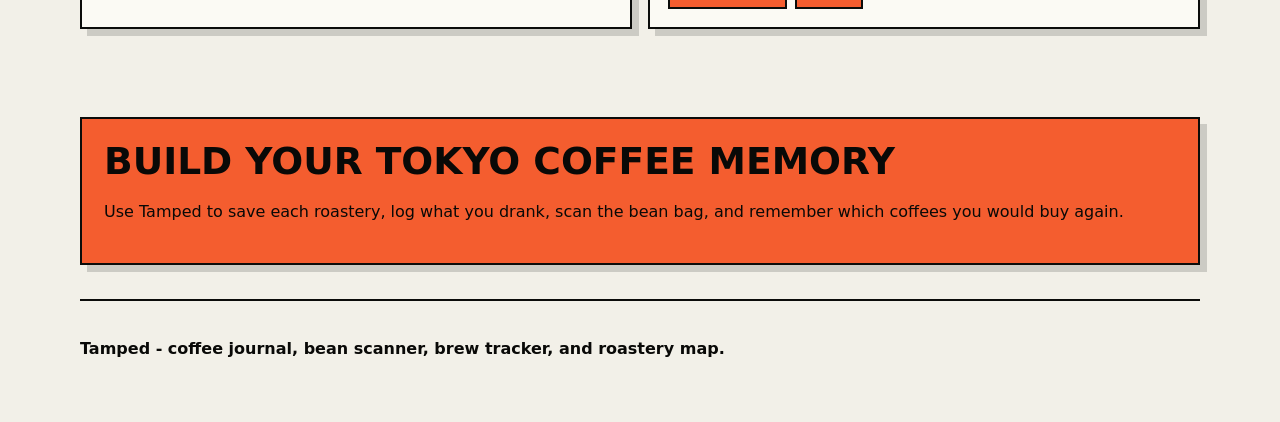
<file: cities/tokyo-specialty-coffee-roasteries/index.html>
<!DOCTYPE html>
<html lang="en">
<head>
  <meta charset="UTF-8">
  <meta name="viewport" content="width=device-width, initial-scale=1.0">
  <meta name="robots" content="noindex">
  <link rel="canonical" href="https://tamped.coffee/cities/tokyo/">
  <meta http-equiv="refresh" content="0; url=/cities/tokyo/">
  <title>Tokyo coffee guide moved | Tamped</title>
</head>
<body>
  <p>This page moved to <a href="/cities/tokyo/">/cities/tokyo/</a>.</p>
</body>
</html>
</file>
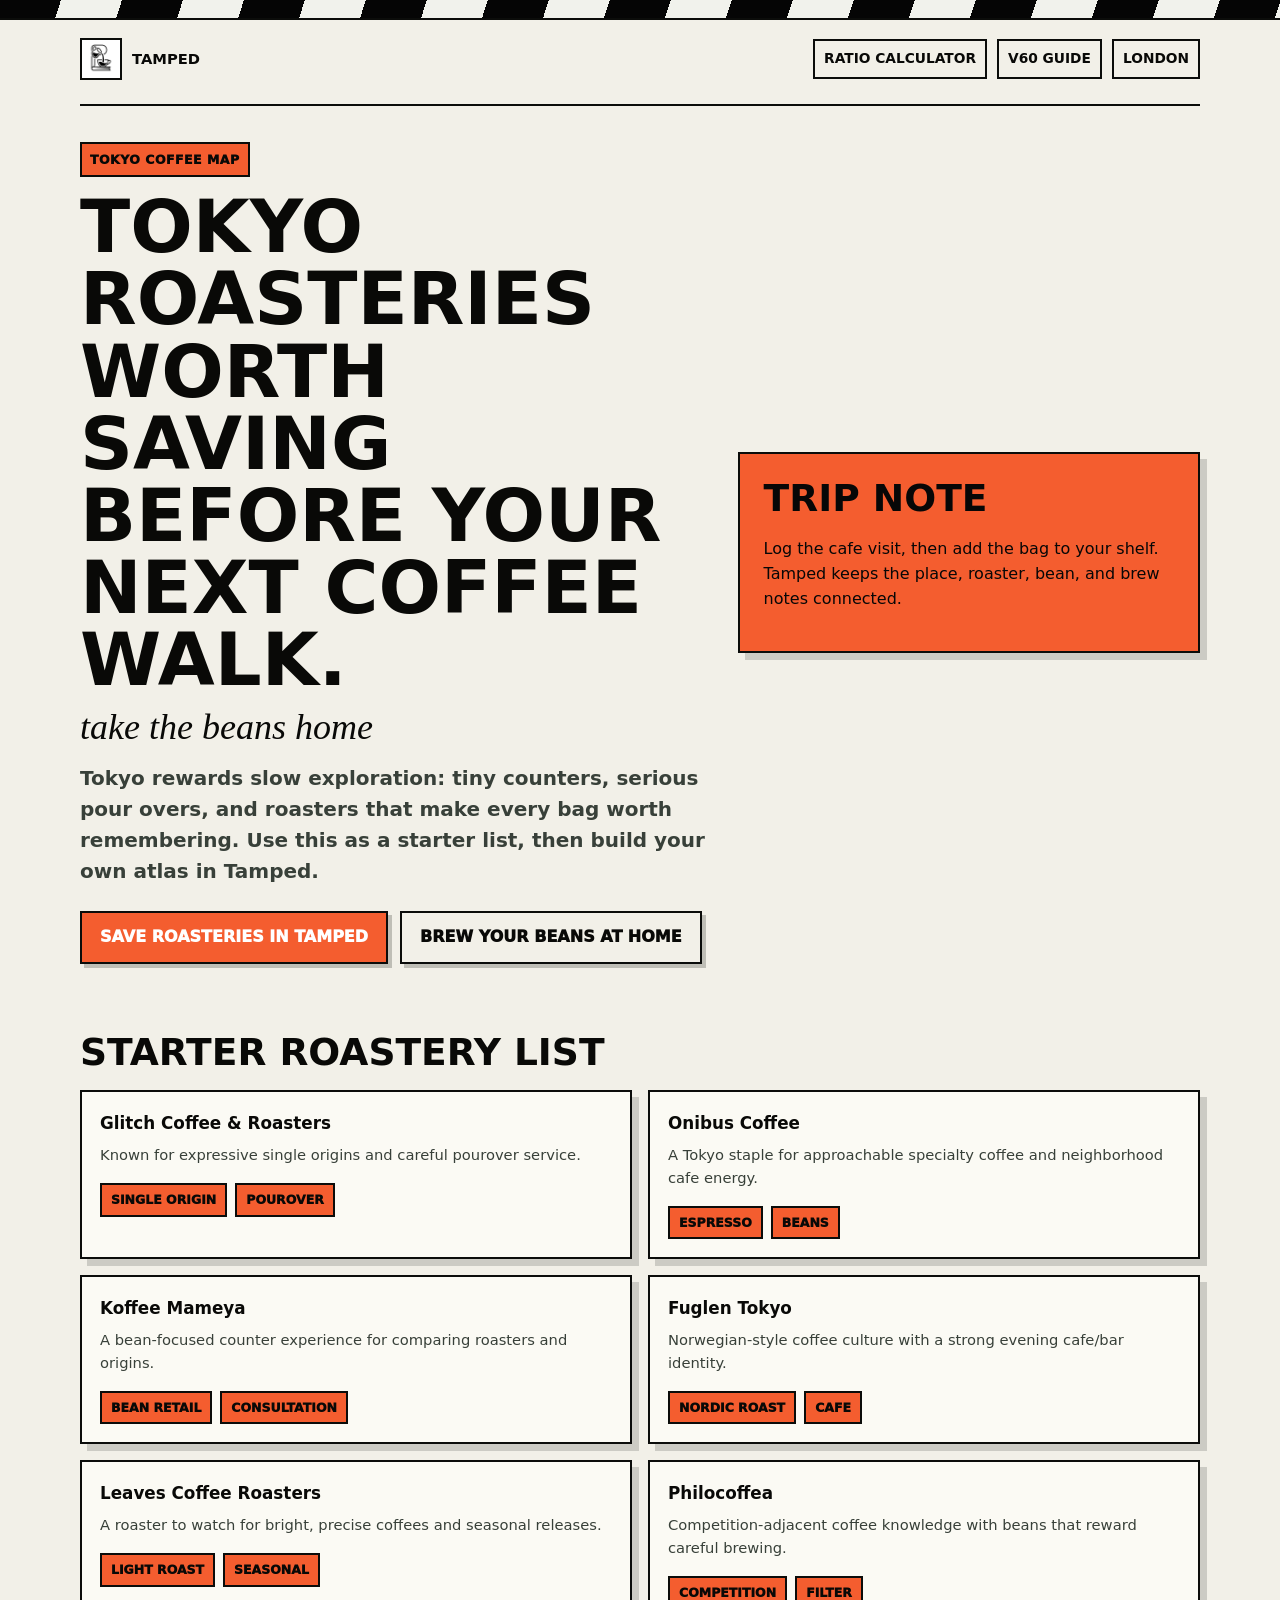
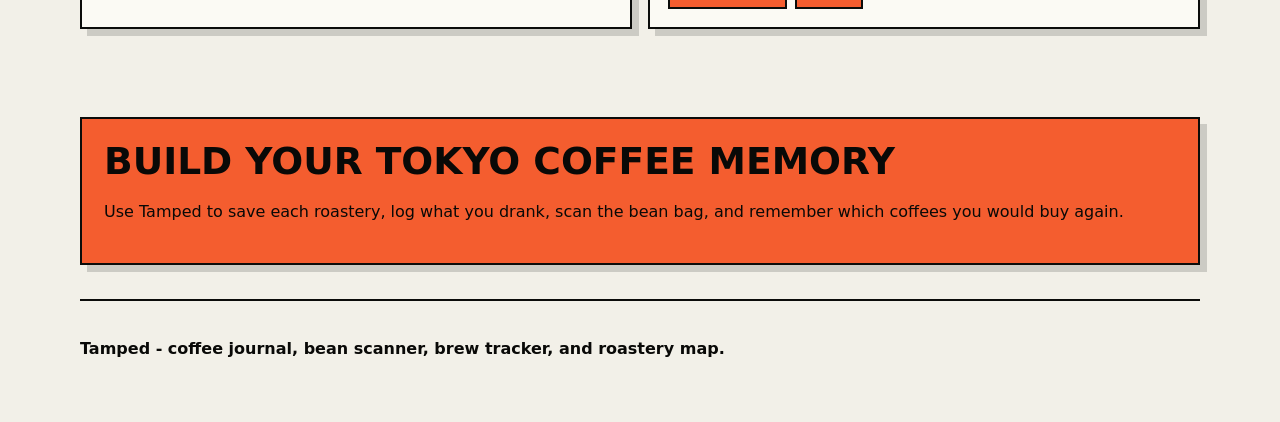
<file: cities/tokyo/index.html>
<!DOCTYPE html>
<html lang="en">
<head>
  <meta charset="UTF-8">
  <meta name="viewport" content="width=device-width, initial-scale=1.0">
  <meta name="description" content="A Tokyo specialty coffee roastery list for travelers and home baristas. Save cafes and roasteries in Tamped.">
  <link rel="stylesheet" href="/marketing.css?v=20260704-calculator">
  <link rel="icon" type="image/png" href="/brand/tamped-logo-256.png">
  <title>Tokyo Specialty Coffee Roasteries | Tamped</title>
</head>
<body>
  <header>
    <div class="topbar">
      <a class="brand" href="/"><img src="/brand/tamped-logo-256.png" alt="Tamped logo">Tamped</a>
      <nav class="nav" aria-label="Marketing pages">
        <a href="/coffee-ratio-calculator/">Ratio calculator</a>
        <a href="/brew-guides/v60-pour-over/">V60 guide</a>
        <a href="/cities/london/">London</a>
      </nav>
    </div>
  </header>

  <main>
    <section class="hero">
      <div>
        <div class="eyebrow">Tokyo coffee map</div>
        <h1>Tokyo roasteries worth saving before your next coffee walk.<span class="accent-script">take the beans home</span></h1>
        <p class="lede">Tokyo rewards slow exploration: tiny counters, serious pour overs, and roasters that make every bag worth remembering. Use this as a starter list, then build your own atlas in Tamped.</p>
        <div class="cta-row">
          <a class="button" href="https://apps.apple.com/us/app/tamped-your-coffee-os/id6761858870?pt=126909987&ct=seo_tokyo_roasteries&mt=8">Save roasteries in Tamped</a>
          <a class="button secondary" href="/brew-guides/v60-pour-over/">Brew your beans at home</a>
        </div>
      </div>
      <aside class="hero-card">
        <h2>Trip note</h2>
        <p>Log the cafe visit, then add the bag to your shelf. Tamped keeps the place, roaster, bean, and brew notes connected.</p>
      </aside>
    </section>

    <section class="section">
      <h2>Starter roastery list</h2>
      <div class="roastery-list">
        <article><h3>Glitch Coffee & Roasters</h3><p class="meta">Known for expressive single origins and careful pourover service.</p><div class="tag-row"><span class="tag">single origin</span><span class="tag">pourover</span></div></article>
        <article><h3>Onibus Coffee</h3><p class="meta">A Tokyo staple for approachable specialty coffee and neighborhood cafe energy.</p><div class="tag-row"><span class="tag">espresso</span><span class="tag">beans</span></div></article>
        <article><h3>Koffee Mameya</h3><p class="meta">A bean-focused counter experience for comparing roasters and origins.</p><div class="tag-row"><span class="tag">bean retail</span><span class="tag">consultation</span></div></article>
        <article><h3>Fuglen Tokyo</h3><p class="meta">Norwegian-style coffee culture with a strong evening cafe/bar identity.</p><div class="tag-row"><span class="tag">nordic roast</span><span class="tag">cafe</span></div></article>
        <article><h3>Leaves Coffee Roasters</h3><p class="meta">A roaster to watch for bright, precise coffees and seasonal releases.</p><div class="tag-row"><span class="tag">light roast</span><span class="tag">seasonal</span></div></article>
        <article><h3>Philocoffea</h3><p class="meta">Competition-adjacent coffee knowledge with beans that reward careful brewing.</p><div class="tag-row"><span class="tag">competition</span><span class="tag">filter</span></div></article>
      </div>
    </section>

    <section class="section">
      <div class="callout">
        <h2>Build your Tokyo coffee memory</h2>
        <p>Use Tamped to save each roastery, log what you drank, scan the bean bag, and remember which coffees you would buy again.</p>
      </div>
    </section>
  </main>

  <footer>
    <p>Tamped - coffee journal, bean scanner, brew tracker, and roastery map.</p>
  </footer>
</body>
</html>
</file>
<file: marketing.css>
:root {
  color-scheme: light;
  --ink: #090907;
  --muted: #384039;
  --line: #0b0c0a;
  --paper: #f2f0e8;
  --panel: #fbfaf4;
  --coffee: #0b0c0a;
  --copper: #f45d2f;
  --sage: #536156;
  --cream: #f2f0e8;
  --shadow: 7px 7px 0 rgba(9, 9, 7, 0.16);
}

* {
  box-sizing: border-box;
}

body {
  margin: 0;
  font-family: Inter, ui-sans-serif, system-ui, -apple-system, BlinkMacSystemFont, "Segoe UI", sans-serif;
  color: var(--ink);
  background: var(--paper);
  line-height: 1.55;
}

a {
  color: var(--coffee);
  text-decoration-thickness: 0.08em;
  text-underline-offset: 0.18em;
}

header,
main,
footer {
  width: min(1120px, calc(100% - 32px));
  margin: 0 auto;
}

header::before {
  content: "";
  display: block;
  height: 18px;
  margin: 0 calc(50% - 50vw) 8px;
  background:
    repeating-linear-gradient(108deg, #050505 0 58px, #f1f2ec 58px 116px);
  border-bottom: 2px solid var(--line);
}

.topbar {
  display: flex;
  align-items: center;
  justify-content: space-between;
  gap: 18px;
  padding: 10px 0 24px;
  text-transform: uppercase;
  font-size: 0.92rem;
}

.brand {
  display: flex;
  align-items: center;
  gap: 10px;
  font-weight: 900;
  letter-spacing: 0;
  text-decoration: none;
  color: var(--ink);
}

.brand img {
  width: 42px;
  height: 42px;
  border-radius: 0;
  object-fit: contain;
  background: #fff;
  padding: 4px;
  border: 2px solid var(--line);
}

.nav {
  display: flex;
  flex-wrap: wrap;
  gap: 10px;
  justify-content: flex-end;
  font-size: 0.86rem;
  font-weight: 900;
}

.nav a {
  color: var(--ink);
  text-decoration: none;
  border: 2px solid var(--line);
  background: var(--cream);
  padding: 7px 9px;
}

.hero {
  padding: 36px 0 34px;
  display: grid;
  grid-template-columns: minmax(0, 1.15fr) minmax(280px, 0.85fr);
  gap: 32px;
  align-items: center;
  border-top: 2px solid var(--line);
}

.eyebrow {
  display: inline-flex;
  color: var(--ink);
  background: var(--copper);
  border: 2px solid var(--line);
  padding: 6px 8px;
  font-weight: 950;
  text-transform: uppercase;
  letter-spacing: 0.04em;
  font-size: 0.78rem;
}

h1 {
  margin: 14px 0 16px;
  font-size: clamp(2.35rem, 6vw, 4.6rem);
  line-height: 0.98;
  letter-spacing: 0;
  text-transform: uppercase;
}

h2 {
  margin: 0 0 18px;
  font-size: clamp(1.7rem, 3vw, 2.35rem);
  line-height: 1.08;
  letter-spacing: 0;
  text-transform: uppercase;
}

h3 {
  margin: 0 0 8px;
  font-size: 1.05rem;
}

p {
  margin: 0 0 16px;
}

.lede {
  font-size: clamp(1.05rem, 2vw, 1.25rem);
  color: var(--muted);
  max-width: 680px;
  font-weight: 650;
}

.accent-script {
  display: block;
  margin-top: 12px;
  font-family: Georgia, "Times New Roman", serif;
  font-size: clamp(1.35rem, 3vw, 2.25rem);
  font-style: italic;
  font-weight: 400;
  line-height: 1.08;
  text-transform: none;
}

.cta-row {
  display: flex;
  flex-wrap: wrap;
  gap: 12px;
  margin-top: 24px;
}

.button {
  display: inline-flex;
  align-items: center;
  justify-content: center;
  min-height: 44px;
  padding: 12px 18px;
  border-radius: 0;
  border: 2px solid var(--line);
  background: var(--copper);
  color: #fff;
  font-weight: 950;
  text-decoration: none;
  text-transform: uppercase;
  box-shadow: 4px 4px 0 rgba(9, 9, 7, 0.22);
}

.button.secondary {
  background: var(--cream);
  color: var(--ink);
}

.hero-card,
.tool,
.callout,
.roastery-list article,
.post-card {
  background: var(--panel);
  border: 2px solid var(--line);
  border-radius: 0;
  box-shadow: var(--shadow);
}

.hero-card {
  padding: 24px;
  background: var(--copper);
  color: #070707;
}

.stat-grid,
.feature-grid,
.step-grid,
.roastery-list,
.post-grid {
  display: grid;
  grid-template-columns: repeat(3, minmax(0, 1fr));
  gap: 16px;
}

.feature-grid,
.step-grid,
.roastery-list,
.post-grid {
  margin: 18px 0 0;
}

.stat,
.feature,
.step,
.post-card {
  padding: 18px;
  border: 2px solid var(--line);
  border-radius: 0;
  background: rgba(242, 240, 232, 0.92);
}

.stat strong {
  display: block;
  font-size: 1.45rem;
}

.section {
  padding: 34px 0;
}

.landing-hero {
  grid-template-columns: minmax(0, 0.98fr) minmax(320px, 1.02fr);
  align-items: start;
}

.hero-media {
  display: grid;
  grid-template-columns: 0.82fr 1fr;
  gap: 16px;
  align-items: start;
}

.phone-shot {
  display: block;
  width: 100%;
  border: 2px solid var(--line);
  background: var(--cream);
  box-shadow: var(--shadow);
}

.phone-shot.primary {
  margin-top: 42px;
}

.proof-strip {
  display: grid;
  grid-template-columns: repeat(4, minmax(0, 1fr));
  gap: 0;
  border: 2px solid var(--line);
  margin: 18px 0 0;
  background: var(--panel);
}

.proof-strip div {
  padding: 16px;
  border-right: 2px solid var(--line);
}

.proof-strip div:last-child {
  border-right: 0;
}

.proof-strip strong {
  display: block;
  font-size: 1.6rem;
  line-height: 1;
}

.feature-band {
  display: grid;
  grid-template-columns: minmax(0, 0.85fr) minmax(0, 1.15fr);
  gap: 24px;
  align-items: center;
  border-top: 2px solid var(--line);
  padding-top: 34px;
}

.feature-band.reverse {
  grid-template-columns: minmax(0, 1.15fr) minmax(0, 0.85fr);
}

.screen-row {
  display: grid;
  grid-template-columns: repeat(3, minmax(0, 1fr));
  gap: 14px;
}

.screen-row img {
  width: 100%;
  border: 2px solid var(--line);
  box-shadow: 5px 5px 0 rgba(9, 9, 7, 0.14);
}

.quote-line {
  font-family: Georgia, "Times New Roman", serif;
  font-size: clamp(1.6rem, 4vw, 3rem);
  font-style: italic;
  line-height: 1.05;
  margin: 0;
}

.launch-grid {
  display: grid;
  grid-template-columns: repeat(2, minmax(0, 1fr));
  gap: 16px;
}

.tool {
  padding: 22px;
  margin-top: 18px;
  background: var(--copper);
}

.form-grid {
  display: grid;
  grid-template-columns: minmax(180px, 1.4fr) minmax(120px, 0.8fr) minmax(120px, 0.8fr) minmax(150px, 1fr);
  gap: 12px;
  align-items: end;
}

label {
  display: grid;
  gap: 7px;
  color: var(--ink);
  font-weight: 900;
  font-size: 0.92rem;
}

input,
select {
  width: 100%;
  min-height: 44px;
  border: 0;
  border-bottom: 2px solid var(--line);
  border-radius: 0;
  padding: 10px 12px;
  font: inherit;
  color: var(--ink);
  background: rgba(255, 255, 255, 0.32);
}

.result {
  margin-top: 18px;
  padding: 18px;
  border-radius: 0;
  background: var(--cream);
  border: 2px solid var(--line);
  font-weight: 900;
}

.result.is-updated {
  animation: result-flash 420ms ease;
}

@keyframes result-flash {
  0% {
    background: #ffffff;
    box-shadow: 0 0 0 0 rgba(9, 9, 7, 0.32);
  }
  100% {
    background: var(--cream);
    box-shadow: none;
  }
}

.callout {
  padding: 22px;
  margin: 20px 0 0;
  background: var(--copper);
}

.roastery-list {
  grid-template-columns: repeat(2, minmax(0, 1fr));
}

.roastery-list article {
  padding: 18px;
}

.meta {
  color: var(--muted);
  font-size: 0.92rem;
}

.tag-row {
  display: flex;
  flex-wrap: wrap;
  gap: 8px;
  margin-top: 12px;
}

.tag {
  display: inline-flex;
  padding: 5px 9px;
  border-radius: 0;
  background: var(--copper);
  border: 2px solid var(--line);
  color: var(--ink);
  font-weight: 950;
  font-size: 0.78rem;
  text-transform: uppercase;
}

footer {
  padding: 36px 0 44px;
  color: var(--ink);
  border-top: 2px solid var(--line);
  font-weight: 800;
}

@media (max-width: 780px) {
  .topbar,
  .hero,
  .landing-hero,
  .feature-band,
  .feature-band.reverse {
    grid-template-columns: 1fr;
  }

  .hero {
    padding-top: 28px;
  }

  .stat-grid,
  .feature-grid,
  .step-grid,
  .roastery-list,
  .post-grid,
  .form-grid,
  .proof-strip,
  .launch-grid {
    grid-template-columns: 1fr;
  }

  .nav {
    justify-content: flex-start;
  }

  .hero-media,
  .screen-row {
    grid-template-columns: 1fr 1fr;
  }

  .phone-shot.primary {
    margin-top: 0;
  }

  .proof-strip div {
    border-right: 0;
    border-bottom: 2px solid var(--line);
  }

  .proof-strip div:last-child {
    border-bottom: 0;
  }
}
</file>
